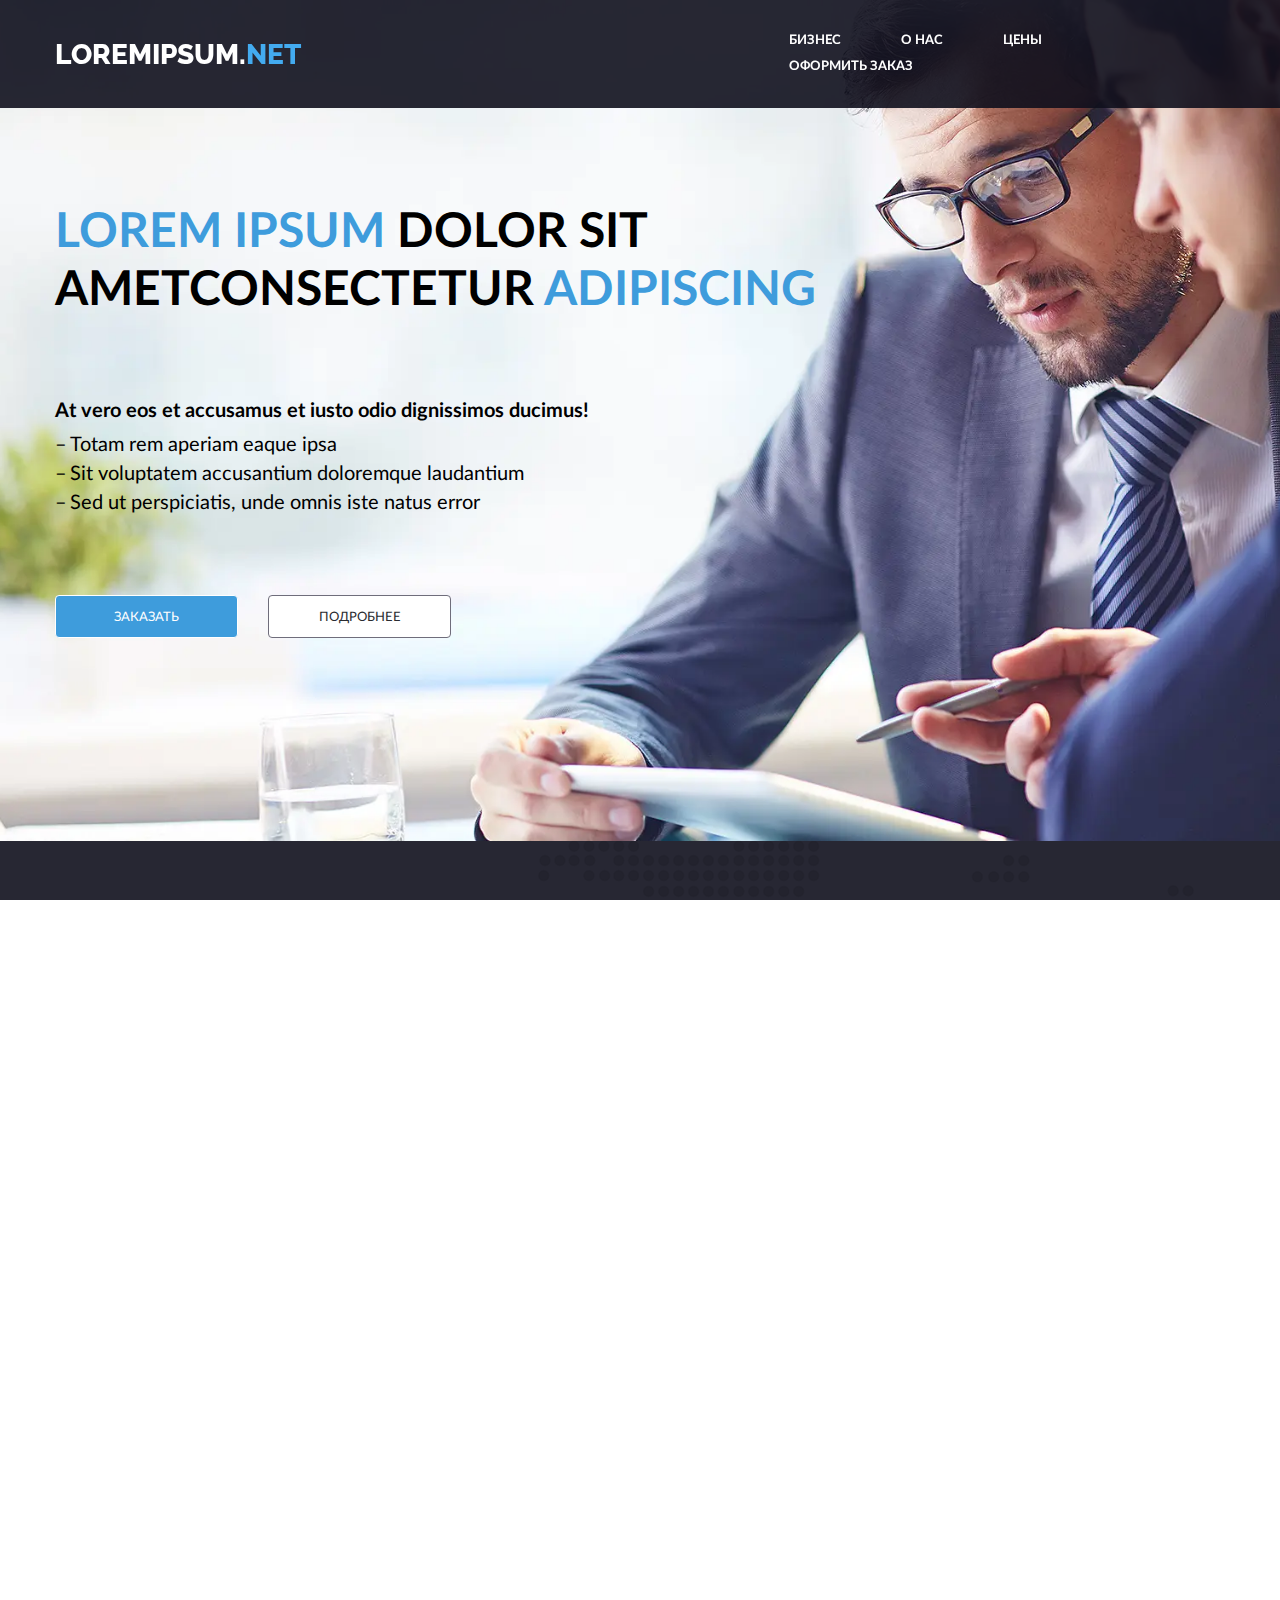
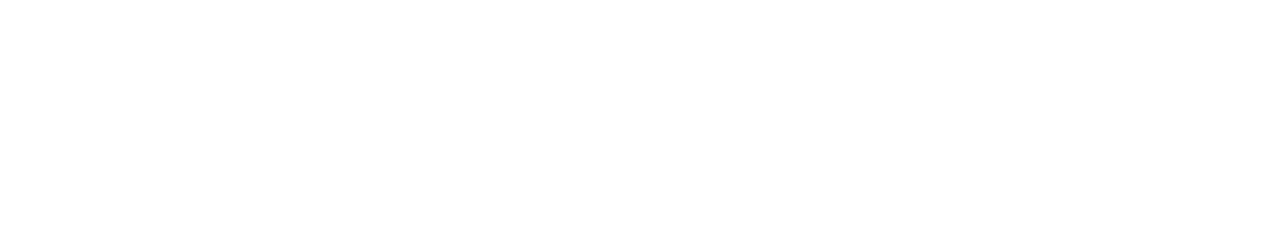
<file: index.html>
<!DOCTYPE html>
<html lang="ru">
<head>
    <meta charset="UTF-8">
    <meta name="viewport" content="width=device-width, initial-scale=1.0">
    <title>Testing</title>

    <link rel="stylesheet" href="./css/main.css">

    <link rel="apple-touch-icon" sizes="76x76" href="/img/favicons/apple-touch-icon.png">
    <link rel="icon" type="image/png" sizes="32x32" href="/img/favicons/favicon-32x32.png">
    <link rel="icon" type="image/png" sizes="16x16" href="/img/favicons/favicon-16x16.png">
    <link rel="manifest" href="/img/favicons/site.webmanifest">
    <link rel="mask-icon" href="/img/favicons/safari-pinned-tab.svg" color="#5bbad5">
    <link rel="shortcut icon" href="/img/favicons/favicon.ico">

    <meta name="msapplication-TileColor" content="#2d89ef">
    <meta name="msapplication-config" content="/img/favicons/browserconfig.xml">
    <meta name="theme-color" content="#ffffff">
</head>
<body>
    <header class="header">
        <div class="container">
            <div class="header__wrapper">
                <div class="logo">LoremIpsum.<span>Net</span></div>
            <ul class="nav">
                <li>
                    <a href="#!">Бизнес</a>
                </li>
                <li>
                    <a href="#!">О нас</a>
                </li>
                <li>
                    <a href="#!">Цены</a>
                </li>
                <li>
                    <a href="#!">Оформить заказ</a>
                </li>
            </ul>
            <button type="button" class="menu-btn">
                <span class="menu-btn__middle"></span>
            </button>
            </div>
        </div>
    </header>
    <section class="banner">
        <div class="container">
            <div class="banner__title">
                <h1 class="title"><span>Lorem ipsum</span> dolor sit ametconsectetur <span>adipiscing</span></h1>
            </div>
            <p class="banner__text">
                At vero eos et accusamus et iusto odio dignissimos ducimus!
            </p>
            <ul class="banner__list">
                <li class="banner__item">Totam rem aperiam eaque ipsa</li>
                <li class="banner__item">Sit voluptatem accusantium doloremque laudantium</li>
                <li class="banner__item">Sed ut perspiciatis, unde omnis iste natus error</li>
            </ul>
            <div class="banner__buttons">
                <button type="button" class="button">заказать</button>
                <button type="button" class="button button--light">подробнее</button>
            </div>
        </div>
    </section>
    <main class="main">
        <div class="main__wrapper">
            <div class="container">
                <div class="main__title">
                    <h2 class="title-2">Оформление <span>Заказа</span></h2>
                </div>
                <p class="main__text">
                    Перед заполнением формы ознакомьтесь с нашей схемой работы!
                </p>
                <div class="main__cards">
                    <div class="card">
                        <div class="card__img">
                            <img src="./img/icons/works-icon-1.svg" alt="изображение этапа работы" width="55" height="55">
                        </div>
                        <p class="card__text">
                            Lorem ipsum dolorsit amet
                        </p>
                    </div>
                    <div class="card">
                        <div class="card__img">
                            <img src="./img/icons/works-icon-2.svg" alt="изображение этапа работы" width="55" height="55">
                        </div>
                        <p class="card__text">
                            Сonsecteturadipiscing elit
                        </p>
                    </div>
                    <div class="card">
                        <div class="card__img">
                            <img src="./img/icons/works-icon-3.svg" alt="изображение этапа работы" width="55" height="55">
                        </div>
                        <p class="card__text">
                            Sed do eiusmod tempor
                        </p>
                    </div>
                    <div class="card">
                        <div class="card__img">
                            <img src="./img/icons/works-icon-4.svg" alt="изображение этапа работы" width="55" height="55">
                        </div>
                        <p class="card__text">
                            Esse cillum doloreeu fugiat
                        </p>
                    </div>
                    <div class="card">
                        <div class="card__img">
                            <img src="./img/icons/works-icon-5.svg" alt="изображение этапа работы" width="55" height="55">
                        </div>
                        <p class="card__text">
                            Excepteur sint occaecat cupidatat non proident
                        </p>
                    </div>
                </div>
                <form action="#!" method="post" enctype="multipart/form-data" class="form">
                    <select name="type-sistem" class="form__input">
                        <option selected hidden>Выберите тип системы</option>
                        <option>Sed ut perspiciatis</option>
                        <option>Nemo enim ipsam</option>
                        <option>Et harum quidem</option>
                        <option>Temporibus autem</option>
                        <option>Itaque earum rerum</option>
                    </select>
                    <input type="email" name="email" placeholder="Ваш e-mail" class="form__input">
                    <input type="text" name="user-name" placeholder="Ваше имя" class="form__input">
                    <div class="form__range">
                        <div class="form__range-desc">
                            <span>Sed ut perspiciatis, unde omnis iste natus</span>
                            <p><output id="value"></output><span>%</span></p>
                        </div>
                        <input type="range" min="0" max="100" step="1" name="range" id="range" class="form__range-input">
                    </div>
                    <label for="file">
                        <input type="file" name="file" class="form__file" id="file">
                        <span class="form__file--custom">Прикрепить файл</span>
                    </label>
                    <button type="submit" class="form__button button">Отправить</button>
                </form>
            </div>
        </div>
    </main>
    <footer class="footer">
        <div class="container">
            <div class="footer__wrapper">
                <p class="footer__copyright">
                    &copy; 2018 «LoremIpsum.net» Все права защищены.
                </p>
                <div class="footer__systems">
                    <p class="footer__icon-relative system">Qiwi wallet</p>
                    <p class="footer__icon-relative system">Yandex Money</p>
                    <p class="footer__icon-relative system">Web Money</p>
                </div>
                <div class="footer__contacts">
                    <a href="mailto:info@ipsum228.com" class="footer__icon-relative">info@ipsum228.com</a>
                    <a href="#!" class="footer__icon-relative">Мы вконтакте</a>
                </div>
            </div>
        </div>
    </footer>
    <script src="./js/main.js"></script>
</body>
</html>
</file>
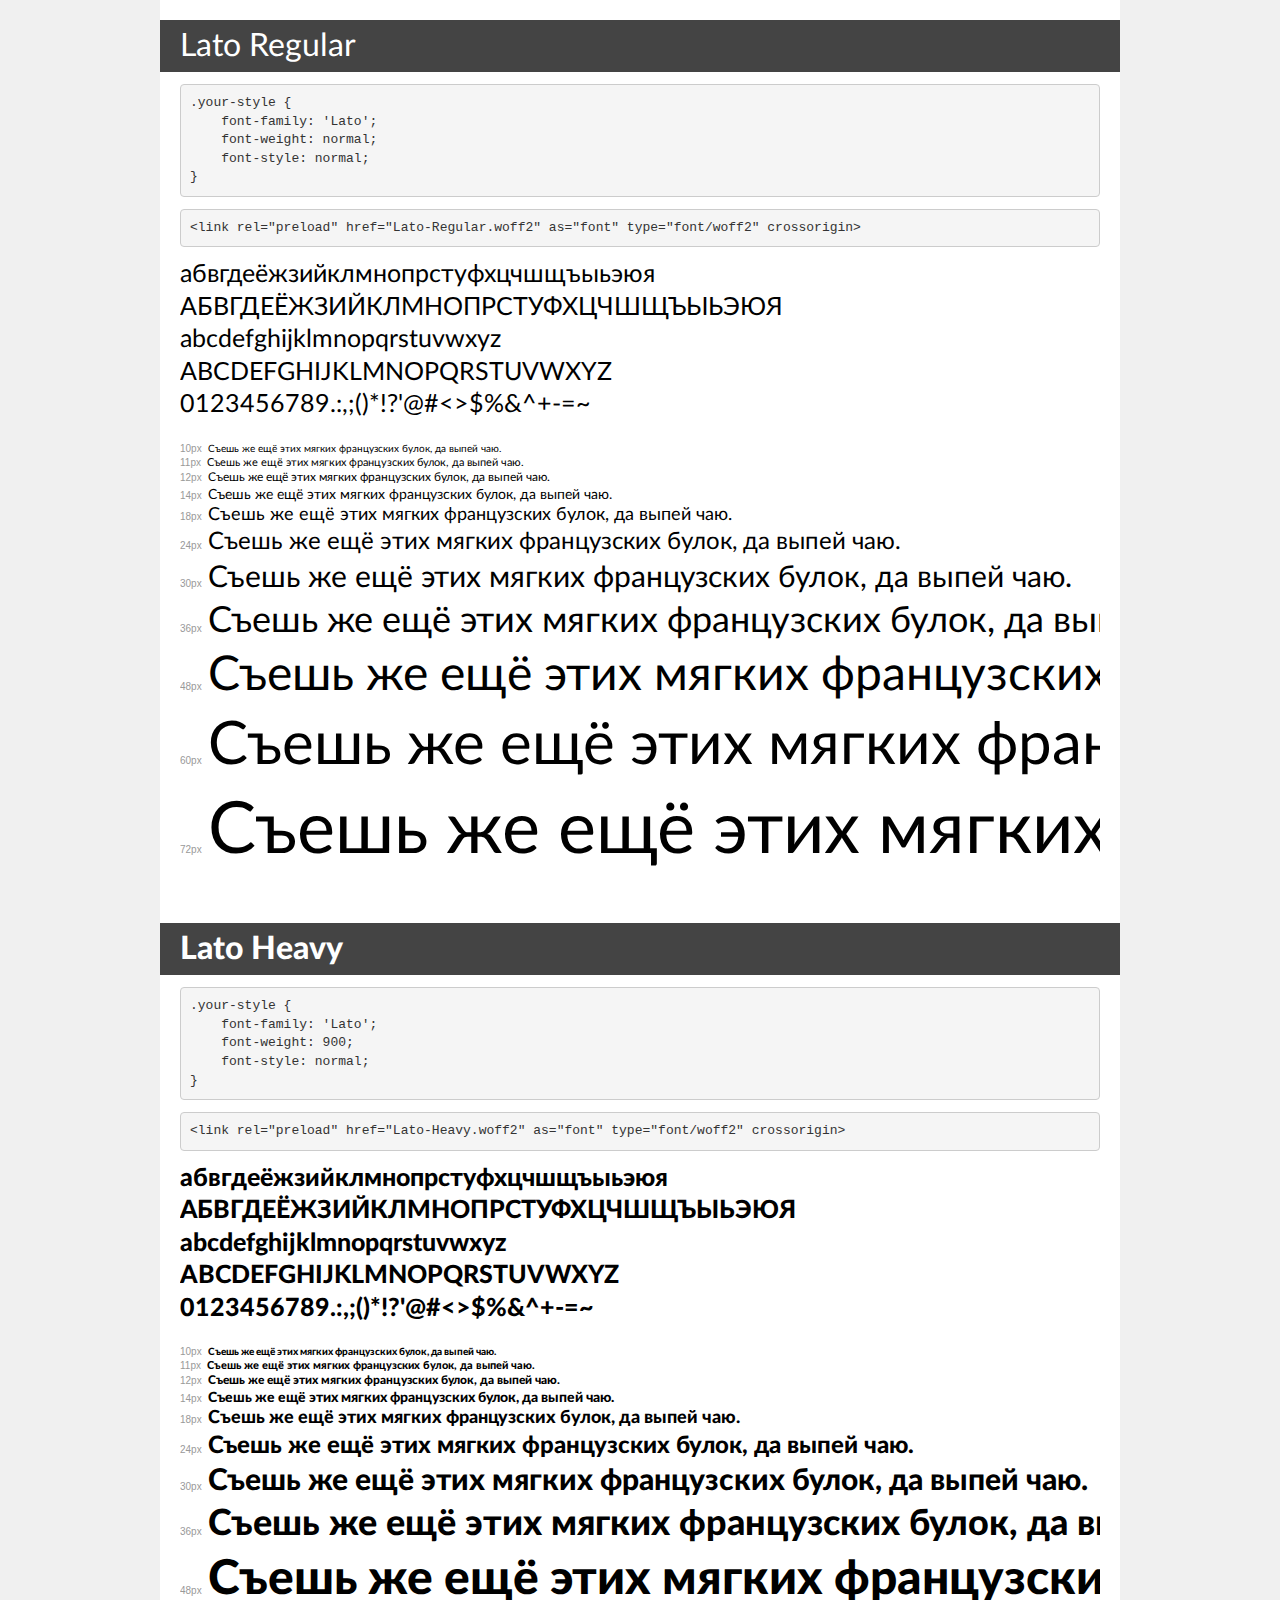
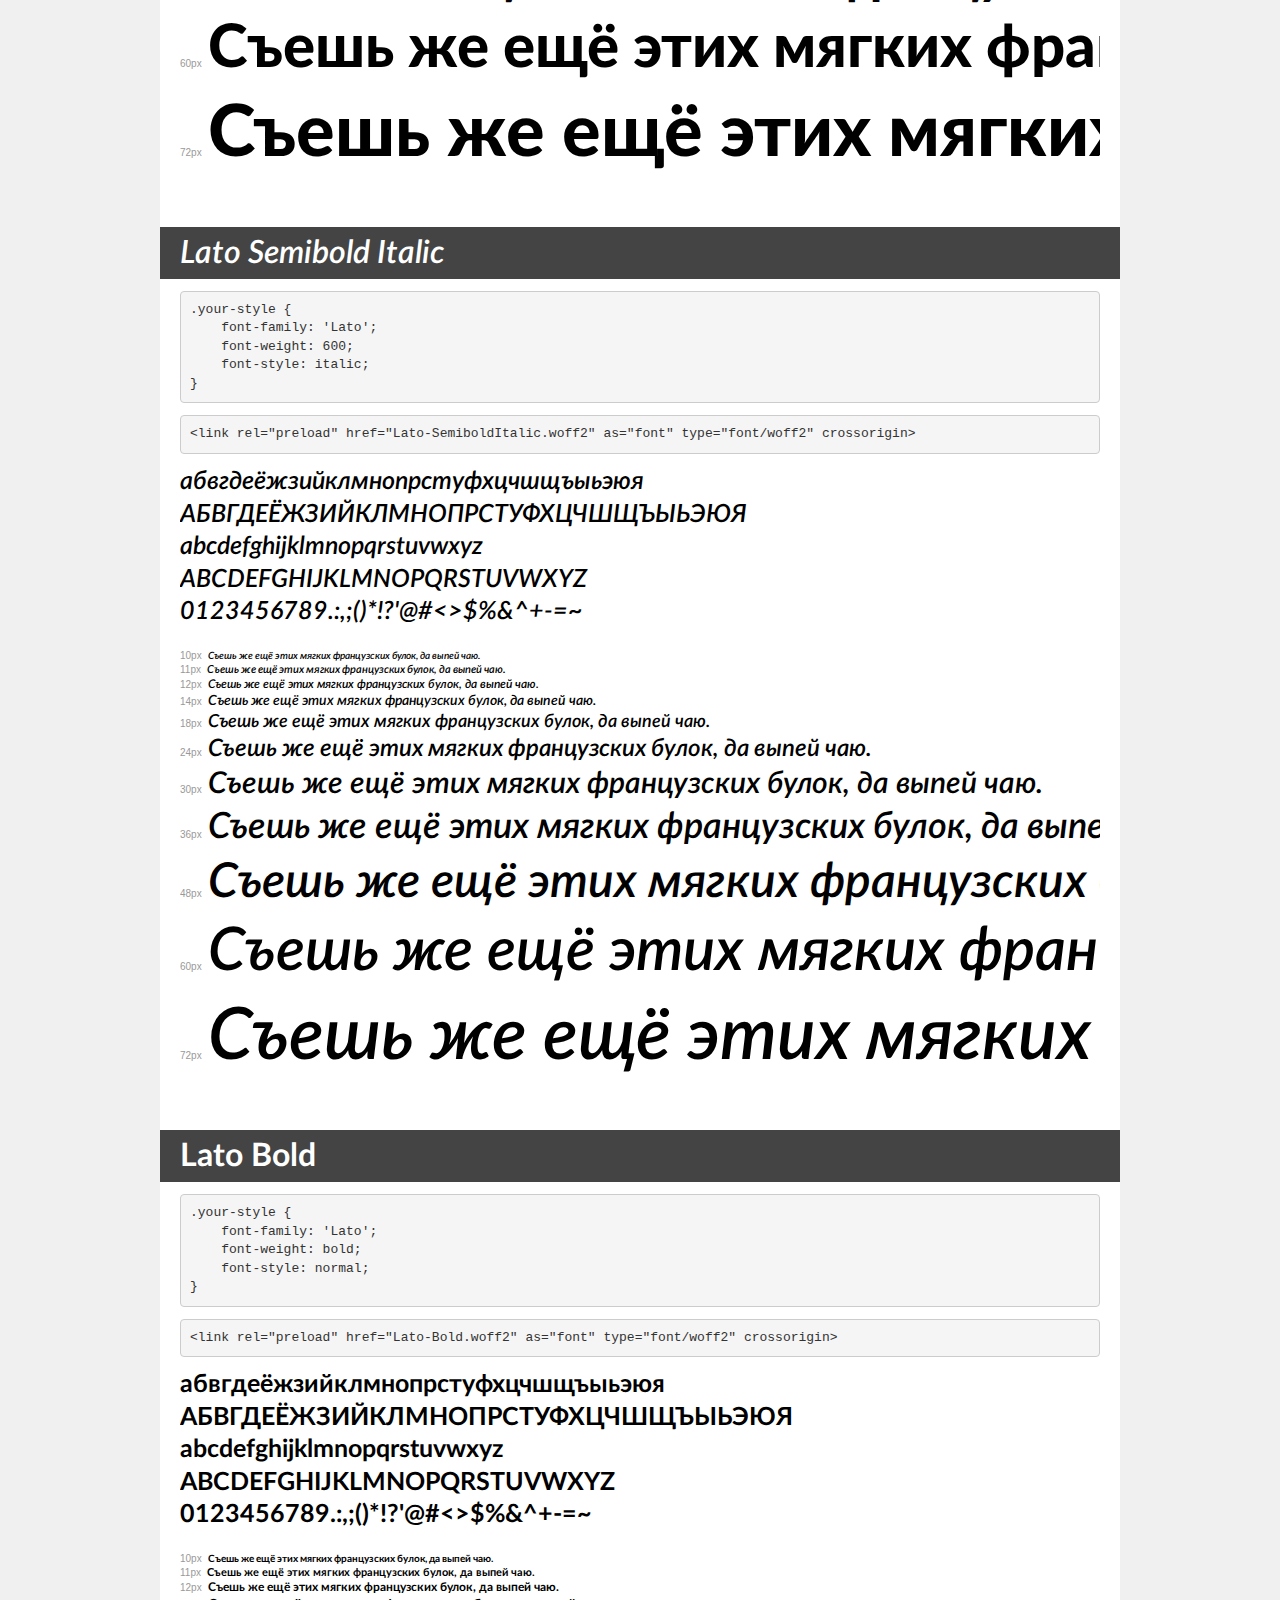
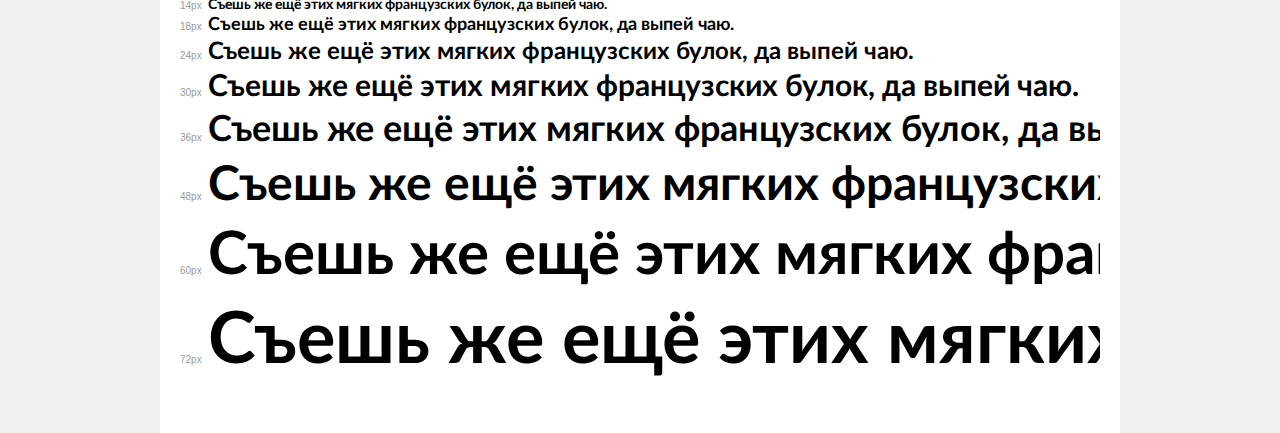
<file: fonts/lato/demo.html>
<!DOCTYPE html>
<html lang="en">
<head>
    <meta charset="utf-8">
    <meta http-equiv="X-UA-Compatible" content="IE=edge">
    <meta name="viewport" content="width=device-width, initial-scale=1">
    <meta name="robots" content="noindex, noarchive">
    <meta name="format-detection" content="telephone=no">
    <title>Transfonter demo</title>
    <link href="stylesheet.css" rel="stylesheet">
    <style>
        /*
        http://meyerweb.com/eric/tools/css/reset/
        v2.0 | 20110126
        License: none (public domain)
        */
        html, body, div, span, applet, object, iframe,
        h1, h2, h3, h4, h5, h6, p, blockquote, pre,
        a, abbr, acronym, address, big, cite, code,
        del, dfn, em, img, ins, kbd, q, s, samp,
        small, strike, strong, sub, sup, tt, var,
        b, u, i, center,
        dl, dt, dd, ol, ul, li,
        fieldset, form, label, legend,
        table, caption, tbody, tfoot, thead, tr, th, td,
        article, aside, canvas, details, embed,
        figure, figcaption, footer, header, hgroup,
        menu, nav, output, ruby, section, summary,
        time, mark, audio, video {
            margin: 0;
            padding: 0;
            border: 0;
            font-size: 100%;
            font: inherit;
            vertical-align: baseline;
        }
        /* HTML5 display-role reset for older browsers */
        article, aside, details, figcaption, figure,
        footer, header, hgroup, menu, nav, section {
            display: block;
        }
        body {
            line-height: 1;
        }
        ol, ul {
            list-style: none;
        }
        blockquote, q {
            quotes: none;
        }
        blockquote:before, blockquote:after,
        q:before, q:after {
            content: '';
            content: none;
        }
        table {
            border-collapse: collapse;
            border-spacing: 0;
        }
        /* demo styles */
        body {
            background: #f0f0f0;
            color: #000;
        }
        .page {
            background: #fff;
            width: 920px;
            margin: 0 auto;
            padding: 20px 20px 0 20px;
            overflow: hidden;
        }
        .font-container {
            overflow-x: auto;
            overflow-y: hidden;
            margin-bottom: 40px;
            line-height: 1.3;
            white-space: nowrap;
            padding-bottom: 5px;
        }
        h1 {
            position: relative;
            background: #444;
            font-size: 32px;
            color: #fff;
            padding: 10px 20px;
            margin: 0 -20px 12px -20px;
        }
        .letters {
            font-size: 25px;
            margin-bottom: 20px;
        }
        .s10:before {
            content: '10px';
        }
        .s11:before {
            content: '11px';
        }
        .s12:before {
            content: '12px';
        }
        .s14:before {
            content: '14px';
        }
        .s18:before {
            content: '18px';
        }
        .s24:before {
            content: '24px';
        }
        .s30:before {
            content: '30px';
        }
        .s36:before {
            content: '36px';
        }
        .s48:before {
            content: '48px';
        }
        .s60:before {
            content: '60px';
        }
        .s72:before {
            content: '72px';
        }
        .s10:before, .s11:before, .s12:before, .s14:before,
        .s18:before, .s24:before, .s30:before, .s36:before,
        .s48:before, .s60:before, .s72:before {
            font-family: Arial, sans-serif;
            font-size: 10px;
            font-weight: normal;
            font-style: normal;
            color: #999;
            padding-right: 6px;
        }
        pre {
            display: block;
            padding: 9px;
            margin: 0 0 12px;
            font-family: Monaco, Menlo, Consolas, "Courier New", monospace;
            font-size: 13px;
            line-height: 1.428571429;
            color: #333;
            font-weight: normal;
            font-style: normal;
            background-color: #f5f5f5;
            border: 1px solid #ccc;
            overflow-x: auto;
            border-radius: 4px;
        }
        /* responsive */
        @media (max-width: 959px) {
            .page {
                width: auto;
                margin: 0;
            }
        }
    </style>
</head>
<body>
<div class="page">
    <div class="demo">
        <h1 style="font-family: 'Lato'; font-weight: normal; font-style: normal;">Lato Regular</h1>
        <pre title="Usage">.your-style {
    font-family: 'Lato';
    font-weight: normal;
    font-style: normal;
}</pre>
        <pre title="Preload (optional)">
&lt;link rel=&quot;preload&quot; href=&quot;Lato-Regular.woff2&quot; as=&quot;font&quot; type=&quot;font/woff2&quot; crossorigin&gt;</pre>
        <div class="font-container" style="font-family: 'Lato'; font-weight: normal; font-style: normal;">
            <p class="letters">
                абвгдеёжзийклмнопрстуфхцчшщъыьэюя<br>
АБВГДЕЁЖЗИЙКЛМНОПРСТУФХЦЧШЩЪЫЬЭЮЯ<br>
abcdefghijklmnopqrstuvwxyz<br>
ABCDEFGHIJKLMNOPQRSTUVWXYZ<br>
                0123456789.:,;()*!?'@#&lt;&gt;$%&^+-=~
            </p>
            <p class="s10" style="font-size: 10px;">Съешь же ещё этих мягких французских булок, да выпей чаю.</p>
            <p class="s11" style="font-size: 11px;">Съешь же ещё этих мягких французских булок, да выпей чаю.</p>
            <p class="s12" style="font-size: 12px;">Съешь же ещё этих мягких французских булок, да выпей чаю.</p>
            <p class="s14" style="font-size: 14px;">Съешь же ещё этих мягких французских булок, да выпей чаю.</p>
            <p class="s18" style="font-size: 18px;">Съешь же ещё этих мягких французских булок, да выпей чаю.</p>
            <p class="s24" style="font-size: 24px;">Съешь же ещё этих мягких французских булок, да выпей чаю.</p>
            <p class="s30" style="font-size: 30px;">Съешь же ещё этих мягких французских булок, да выпей чаю.</p>
            <p class="s36" style="font-size: 36px;">Съешь же ещё этих мягких французских булок, да выпей чаю.</p>
            <p class="s48" style="font-size: 48px;">Съешь же ещё этих мягких французских булок, да выпей чаю.</p>
            <p class="s60" style="font-size: 60px;">Съешь же ещё этих мягких французских булок, да выпей чаю.</p>
            <p class="s72" style="font-size: 72px;">Съешь же ещё этих мягких французских булок, да выпей чаю.</p>
        </div>
    </div>

    <div class="demo">
        <h1 style="font-family: 'Lato'; font-weight: 900; font-style: normal;">Lato Heavy</h1>
        <pre title="Usage">.your-style {
    font-family: 'Lato';
    font-weight: 900;
    font-style: normal;
}</pre>
        <pre title="Preload (optional)">
&lt;link rel=&quot;preload&quot; href=&quot;Lato-Heavy.woff2&quot; as=&quot;font&quot; type=&quot;font/woff2&quot; crossorigin&gt;</pre>
        <div class="font-container" style="font-family: 'Lato'; font-weight: 900; font-style: normal;">
            <p class="letters">
                абвгдеёжзийклмнопрстуфхцчшщъыьэюя<br>
АБВГДЕЁЖЗИЙКЛМНОПРСТУФХЦЧШЩЪЫЬЭЮЯ<br>
abcdefghijklmnopqrstuvwxyz<br>
ABCDEFGHIJKLMNOPQRSTUVWXYZ<br>
                0123456789.:,;()*!?'@#&lt;&gt;$%&^+-=~
            </p>
            <p class="s10" style="font-size: 10px;">Съешь же ещё этих мягких французских булок, да выпей чаю.</p>
            <p class="s11" style="font-size: 11px;">Съешь же ещё этих мягких французских булок, да выпей чаю.</p>
            <p class="s12" style="font-size: 12px;">Съешь же ещё этих мягких французских булок, да выпей чаю.</p>
            <p class="s14" style="font-size: 14px;">Съешь же ещё этих мягких французских булок, да выпей чаю.</p>
            <p class="s18" style="font-size: 18px;">Съешь же ещё этих мягких французских булок, да выпей чаю.</p>
            <p class="s24" style="font-size: 24px;">Съешь же ещё этих мягких французских булок, да выпей чаю.</p>
            <p class="s30" style="font-size: 30px;">Съешь же ещё этих мягких французских булок, да выпей чаю.</p>
            <p class="s36" style="font-size: 36px;">Съешь же ещё этих мягких французских булок, да выпей чаю.</p>
            <p class="s48" style="font-size: 48px;">Съешь же ещё этих мягких французских булок, да выпей чаю.</p>
            <p class="s60" style="font-size: 60px;">Съешь же ещё этих мягких французских булок, да выпей чаю.</p>
            <p class="s72" style="font-size: 72px;">Съешь же ещё этих мягких французских булок, да выпей чаю.</p>
        </div>
    </div>

    <div class="demo">
        <h1 style="font-family: 'Lato'; font-weight: 600; font-style: italic;">Lato Semibold Italic</h1>
        <pre title="Usage">.your-style {
    font-family: 'Lato';
    font-weight: 600;
    font-style: italic;
}</pre>
        <pre title="Preload (optional)">
&lt;link rel=&quot;preload&quot; href=&quot;Lato-SemiboldItalic.woff2&quot; as=&quot;font&quot; type=&quot;font/woff2&quot; crossorigin&gt;</pre>
        <div class="font-container" style="font-family: 'Lato'; font-weight: 600; font-style: italic;">
            <p class="letters">
                абвгдеёжзийклмнопрстуфхцчшщъыьэюя<br>
АБВГДЕЁЖЗИЙКЛМНОПРСТУФХЦЧШЩЪЫЬЭЮЯ<br>
abcdefghijklmnopqrstuvwxyz<br>
ABCDEFGHIJKLMNOPQRSTUVWXYZ<br>
                0123456789.:,;()*!?'@#&lt;&gt;$%&^+-=~
            </p>
            <p class="s10" style="font-size: 10px;">Съешь же ещё этих мягких французских булок, да выпей чаю.</p>
            <p class="s11" style="font-size: 11px;">Съешь же ещё этих мягких французских булок, да выпей чаю.</p>
            <p class="s12" style="font-size: 12px;">Съешь же ещё этих мягких французских булок, да выпей чаю.</p>
            <p class="s14" style="font-size: 14px;">Съешь же ещё этих мягких французских булок, да выпей чаю.</p>
            <p class="s18" style="font-size: 18px;">Съешь же ещё этих мягких французских булок, да выпей чаю.</p>
            <p class="s24" style="font-size: 24px;">Съешь же ещё этих мягких французских булок, да выпей чаю.</p>
            <p class="s30" style="font-size: 30px;">Съешь же ещё этих мягких французских булок, да выпей чаю.</p>
            <p class="s36" style="font-size: 36px;">Съешь же ещё этих мягких французских булок, да выпей чаю.</p>
            <p class="s48" style="font-size: 48px;">Съешь же ещё этих мягких французских булок, да выпей чаю.</p>
            <p class="s60" style="font-size: 60px;">Съешь же ещё этих мягких французских булок, да выпей чаю.</p>
            <p class="s72" style="font-size: 72px;">Съешь же ещё этих мягких французских булок, да выпей чаю.</p>
        </div>
    </div>

    <div class="demo">
        <h1 style="font-family: 'Lato'; font-weight: bold; font-style: normal;">Lato Bold</h1>
        <pre title="Usage">.your-style {
    font-family: 'Lato';
    font-weight: bold;
    font-style: normal;
}</pre>
        <pre title="Preload (optional)">
&lt;link rel=&quot;preload&quot; href=&quot;Lato-Bold.woff2&quot; as=&quot;font&quot; type=&quot;font/woff2&quot; crossorigin&gt;</pre>
        <div class="font-container" style="font-family: 'Lato'; font-weight: bold; font-style: normal;">
            <p class="letters">
                абвгдеёжзийклмнопрстуфхцчшщъыьэюя<br>
АБВГДЕЁЖЗИЙКЛМНОПРСТУФХЦЧШЩЪЫЬЭЮЯ<br>
abcdefghijklmnopqrstuvwxyz<br>
ABCDEFGHIJKLMNOPQRSTUVWXYZ<br>
                0123456789.:,;()*!?'@#&lt;&gt;$%&^+-=~
            </p>
            <p class="s10" style="font-size: 10px;">Съешь же ещё этих мягких французских булок, да выпей чаю.</p>
            <p class="s11" style="font-size: 11px;">Съешь же ещё этих мягких французских булок, да выпей чаю.</p>
            <p class="s12" style="font-size: 12px;">Съешь же ещё этих мягких французских булок, да выпей чаю.</p>
            <p class="s14" style="font-size: 14px;">Съешь же ещё этих мягких французских булок, да выпей чаю.</p>
            <p class="s18" style="font-size: 18px;">Съешь же ещё этих мягких французских булок, да выпей чаю.</p>
            <p class="s24" style="font-size: 24px;">Съешь же ещё этих мягких французских булок, да выпей чаю.</p>
            <p class="s30" style="font-size: 30px;">Съешь же ещё этих мягких французских булок, да выпей чаю.</p>
            <p class="s36" style="font-size: 36px;">Съешь же ещё этих мягких французских булок, да выпей чаю.</p>
            <p class="s48" style="font-size: 48px;">Съешь же ещё этих мягких французских булок, да выпей чаю.</p>
            <p class="s60" style="font-size: 60px;">Съешь же ещё этих мягких французских булок, да выпей чаю.</p>
            <p class="s72" style="font-size: 72px;">Съешь же ещё этих мягких французских булок, да выпей чаю.</p>
        </div>
    </div>

</div>
</body>
</html>
</file>
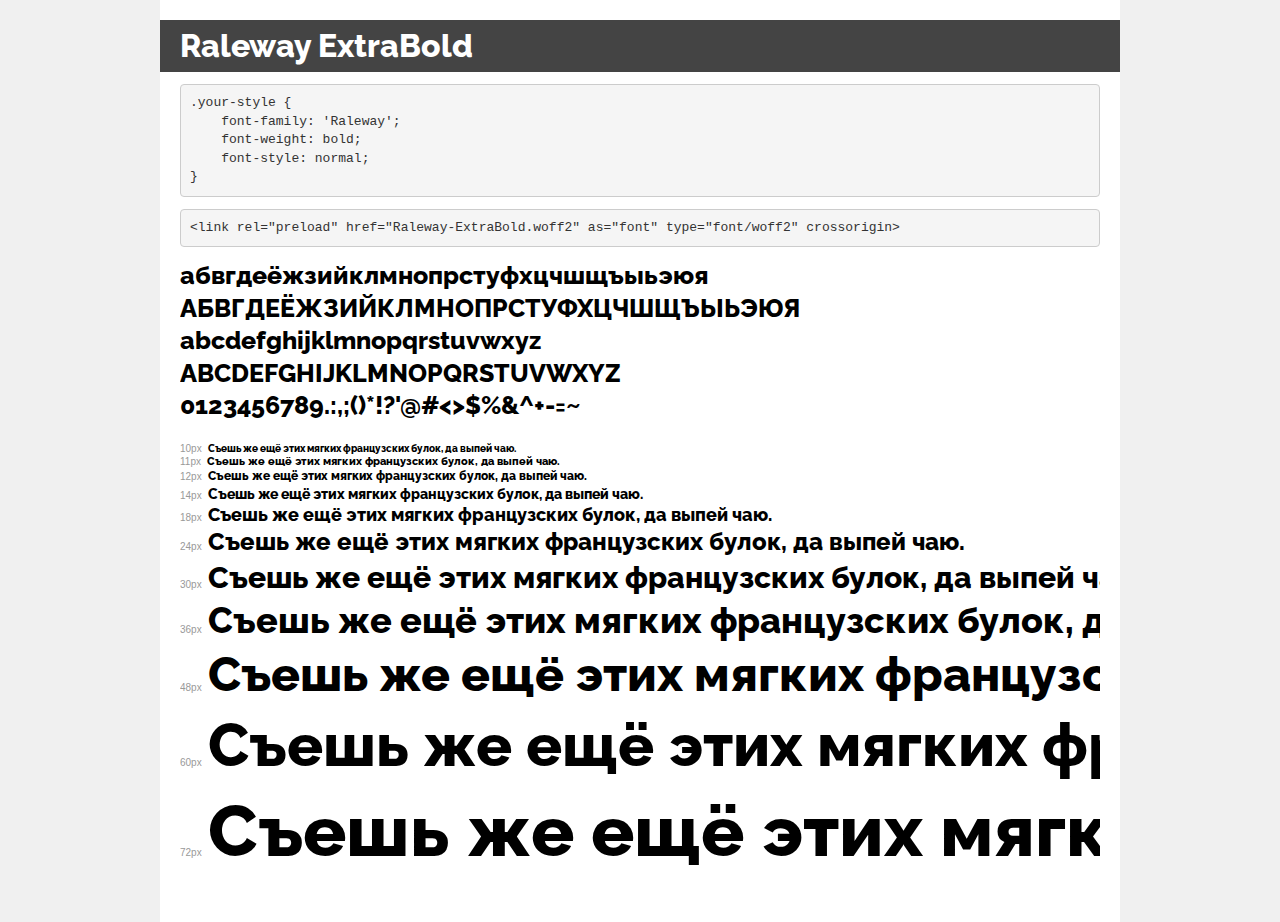
<file: fonts/raleway/demo.html>
<!DOCTYPE html>
<html lang="en">
<head>
    <meta charset="utf-8">
    <meta http-equiv="X-UA-Compatible" content="IE=edge">
    <meta name="viewport" content="width=device-width, initial-scale=1">
    <meta name="robots" content="noindex, noarchive">
    <meta name="format-detection" content="telephone=no">
    <title>Transfonter demo</title>
    <link href="stylesheet.css" rel="stylesheet">
    <style>
        /*
        http://meyerweb.com/eric/tools/css/reset/
        v2.0 | 20110126
        License: none (public domain)
        */
        html, body, div, span, applet, object, iframe,
        h1, h2, h3, h4, h5, h6, p, blockquote, pre,
        a, abbr, acronym, address, big, cite, code,
        del, dfn, em, img, ins, kbd, q, s, samp,
        small, strike, strong, sub, sup, tt, var,
        b, u, i, center,
        dl, dt, dd, ol, ul, li,
        fieldset, form, label, legend,
        table, caption, tbody, tfoot, thead, tr, th, td,
        article, aside, canvas, details, embed,
        figure, figcaption, footer, header, hgroup,
        menu, nav, output, ruby, section, summary,
        time, mark, audio, video {
            margin: 0;
            padding: 0;
            border: 0;
            font-size: 100%;
            font: inherit;
            vertical-align: baseline;
        }
        /* HTML5 display-role reset for older browsers */
        article, aside, details, figcaption, figure,
        footer, header, hgroup, menu, nav, section {
            display: block;
        }
        body {
            line-height: 1;
        }
        ol, ul {
            list-style: none;
        }
        blockquote, q {
            quotes: none;
        }
        blockquote:before, blockquote:after,
        q:before, q:after {
            content: '';
            content: none;
        }
        table {
            border-collapse: collapse;
            border-spacing: 0;
        }
        /* demo styles */
        body {
            background: #f0f0f0;
            color: #000;
        }
        .page {
            background: #fff;
            width: 920px;
            margin: 0 auto;
            padding: 20px 20px 0 20px;
            overflow: hidden;
        }
        .font-container {
            overflow-x: auto;
            overflow-y: hidden;
            margin-bottom: 40px;
            line-height: 1.3;
            white-space: nowrap;
            padding-bottom: 5px;
        }
        h1 {
            position: relative;
            background: #444;
            font-size: 32px;
            color: #fff;
            padding: 10px 20px;
            margin: 0 -20px 12px -20px;
        }
        .letters {
            font-size: 25px;
            margin-bottom: 20px;
        }
        .s10:before {
            content: '10px';
        }
        .s11:before {
            content: '11px';
        }
        .s12:before {
            content: '12px';
        }
        .s14:before {
            content: '14px';
        }
        .s18:before {
            content: '18px';
        }
        .s24:before {
            content: '24px';
        }
        .s30:before {
            content: '30px';
        }
        .s36:before {
            content: '36px';
        }
        .s48:before {
            content: '48px';
        }
        .s60:before {
            content: '60px';
        }
        .s72:before {
            content: '72px';
        }
        .s10:before, .s11:before, .s12:before, .s14:before,
        .s18:before, .s24:before, .s30:before, .s36:before,
        .s48:before, .s60:before, .s72:before {
            font-family: Arial, sans-serif;
            font-size: 10px;
            font-weight: normal;
            font-style: normal;
            color: #999;
            padding-right: 6px;
        }
        pre {
            display: block;
            padding: 9px;
            margin: 0 0 12px;
            font-family: Monaco, Menlo, Consolas, "Courier New", monospace;
            font-size: 13px;
            line-height: 1.428571429;
            color: #333;
            font-weight: normal;
            font-style: normal;
            background-color: #f5f5f5;
            border: 1px solid #ccc;
            overflow-x: auto;
            border-radius: 4px;
        }
        /* responsive */
        @media (max-width: 959px) {
            .page {
                width: auto;
                margin: 0;
            }
        }
    </style>
</head>
<body>
<div class="page">
    <div class="demo">
        <h1 style="font-family: 'Raleway'; font-weight: bold; font-style: normal;">Raleway ExtraBold</h1>
        <pre title="Usage">.your-style {
    font-family: 'Raleway';
    font-weight: bold;
    font-style: normal;
}</pre>
        <pre title="Preload (optional)">
&lt;link rel=&quot;preload&quot; href=&quot;Raleway-ExtraBold.woff2&quot; as=&quot;font&quot; type=&quot;font/woff2&quot; crossorigin&gt;</pre>
        <div class="font-container" style="font-family: 'Raleway'; font-weight: bold; font-style: normal;">
            <p class="letters">
                абвгдеёжзийклмнопрстуфхцчшщъыьэюя<br>
АБВГДЕЁЖЗИЙКЛМНОПРСТУФХЦЧШЩЪЫЬЭЮЯ<br>
abcdefghijklmnopqrstuvwxyz<br>
ABCDEFGHIJKLMNOPQRSTUVWXYZ<br>
                0123456789.:,;()*!?'@#&lt;&gt;$%&^+-=~
            </p>
            <p class="s10" style="font-size: 10px;">Съешь же ещё этих мягких французских булок, да выпей чаю.</p>
            <p class="s11" style="font-size: 11px;">Съешь же ещё этих мягких французских булок, да выпей чаю.</p>
            <p class="s12" style="font-size: 12px;">Съешь же ещё этих мягких французских булок, да выпей чаю.</p>
            <p class="s14" style="font-size: 14px;">Съешь же ещё этих мягких французских булок, да выпей чаю.</p>
            <p class="s18" style="font-size: 18px;">Съешь же ещё этих мягких французских булок, да выпей чаю.</p>
            <p class="s24" style="font-size: 24px;">Съешь же ещё этих мягких французских булок, да выпей чаю.</p>
            <p class="s30" style="font-size: 30px;">Съешь же ещё этих мягких французских булок, да выпей чаю.</p>
            <p class="s36" style="font-size: 36px;">Съешь же ещё этих мягких французских булок, да выпей чаю.</p>
            <p class="s48" style="font-size: 48px;">Съешь же ещё этих мягких французских булок, да выпей чаю.</p>
            <p class="s60" style="font-size: 60px;">Съешь же ещё этих мягких французских булок, да выпей чаю.</p>
            <p class="s72" style="font-size: 72px;">Съешь же ещё этих мягких французских булок, да выпей чаю.</p>
        </div>
    </div>

</div>
</body>
</html>
</file>
<file: css/main.css>
@font-face{font-family:'Lato';src:url("./../fonts/lato/Lato-Regular.woff2") format("woff2");font-weight:normal;font-style:normal;font-display:swap}@font-face{font-family:'Lato';src:url("./../fonts/lato/Lato-Heavy.woff2") format("woff2");font-weight:900;font-style:normal;font-display:swap}@font-face{font-family:'Lato';src:url("./../fonts/lato/Lato-SemiboldItalic.woff2") format("woff2");font-weight:600;font-style:italic;font-display:swap}@font-face{font-family:'Lato';src:url("./../fonts/lato/Lato-Bold.woff2") format("woff2");font-weight:bold;font-style:normal;font-display:swap}@font-face{font-family:'Raleway';src:url("./../fonts/raleway/Raleway-ExtraBold.woff2") format("woff2");font-weight:bold;font-style:normal;font-display:swap}@-webkit-keyframes leftRight{0%{opacity:0;-webkit-transform:translateX(-50%);transform:translateX(-50%)}80%{opacity:0.2;-webkit-transform:translateX(10%);transform:translateX(10%)}100%{opacity:1;-webkit-transform:translateX(0);transform:translateX(0)}}@keyframes leftRight{0%{opacity:0;-webkit-transform:translateX(-50%);transform:translateX(-50%)}80%{opacity:0.2;-webkit-transform:translateX(10%);transform:translateX(10%)}100%{opacity:1;-webkit-transform:translateX(0);transform:translateX(0)}}@-webkit-keyframes rightLeft{0%{opacity:0;-webkit-transform:translateX(50%);transform:translateX(50%)}80%{opacity:0.2;-webkit-transform:translateX(-10%);transform:translateX(-10%)}100%{opacity:1;-webkit-transform:translateX(0);transform:translateX(0)}}@keyframes rightLeft{0%{opacity:0;-webkit-transform:translateX(50%);transform:translateX(50%)}80%{opacity:0.2;-webkit-transform:translateX(-10%);transform:translateX(-10%)}100%{opacity:1;-webkit-transform:translateX(0);transform:translateX(0)}}@-webkit-keyframes upDown{0%{opacity:0;-webkit-transform:translateY(-100%);transform:translateY(-100%)}100%{opacity:1;-webkit-transform:translateY(0);transform:translateY(0)}}@keyframes upDown{0%{opacity:0;-webkit-transform:translateY(-100%);transform:translateY(-100%)}100%{opacity:1;-webkit-transform:translateY(0);transform:translateY(0)}}*{margin:0;padding:0;border:0}*,*::before,*::after{-webkit-box-sizing:border-box;box-sizing:border-box}html,body{overflow-x:hidden}html{height:100%;scroll-behavior:smooth}body{display:-webkit-box;display:-ms-flexbox;display:flex;-webkit-box-orient:vertical;-webkit-box-direction:normal;-ms-flex-direction:column;flex-direction:column;height:100%;font-family:'Lato', sans-serif;line-height:normal;color:#fff}body>*{-ms-flex-negative:0;flex-shrink:0}a{color:inherit;text-decoration:none;-webkit-transition:color .3s ease-in;transition:color .3s ease-in}a:hover{color:#43ABF0}ul{list-style-type:none}img{display:block;max-width:100%;height:100%;-o-object-fit:cover;object-fit:cover}input,textarea,button,select{font-family:inherit;color:inherit}textarea:focus,input:focus{outline:none}button,label{cursor:pointer}input:-webkit-autofill,textarea:-webkit-autofill,select:-webkit-autofill{-webkit-box-shadow:0 0 0 1000px white inset;box-shadow:0 0 0 1000px white inset}fieldset{border:none}legend{display:block;border:none}.container{width:1200px;margin:0 auto;padding:0 15px}@media (max-width: 1199px){.container{width:900px}}@media (max-width: 899px){.container{width:600px}}@media (max-width: 599px){.container{width:100%}}.logo{max-width:250px;font-family:'Raleway', sans-serif;font-size:28px;font-weight:800;text-transform:uppercase}.logo span{color:#43ABF0}@media (max-width: 599px){.logo{font-size:20px}}.nav{display:-webkit-box;display:-ms-flexbox;display:flex;-webkit-box-align:center;-ms-flex-align:center;align-items:center;-webkit-column-gap:60px;column-gap:60px;-ms-flex-wrap:wrap;flex-wrap:wrap;row-gap:10px;max-width:436px;font-size:13px;font-weight:600;text-transform:uppercase}@media (max-width: 899px){.nav{display:none}}.title{font-size:48px;font-weight:700;text-transform:uppercase}.title span{color:#3E9CDC}@media (max-width: 599px){.title{font-size:30px}}.title-2{font-size:36px;font-weight:800;text-transform:uppercase}.title-2 span{color:#3E9CDC}@media (max-width: 599px){.title-2{font-size:24px}}.button{width:183px;height:43px;padding:0 32px;border-radius:4px;border:1px solid #FFF;background-color:#3E9CDC;font-size:13px;line-height:43px;color:#fff;text-transform:uppercase;-webkit-transition:-webkit-transform .3s ease-in;transition:-webkit-transform .3s ease-in;transition:transform .3s ease-in;transition:transform .3s ease-in, -webkit-transform .3s ease-in}.button--light{border-color:#6F6D7B;background-color:#FFFFFF;color:#2A2B30}.button:hover{-webkit-transform:scale(1.1);transform:scale(1.1)}.button:active{-webkit-transform:scale(0.9);transform:scale(0.9)}.card{-ms-flex-negative:0;flex-shrink:0;width:209px}@media (max-width: 1199px){.card{width:162px}}@media (max-width: 899px){.card{width:210px}}.card__img{position:relative;width:100px;height:100px;padding:22px;margin:0 auto;margin-bottom:20px;border-radius:50%;background-color:#3E9CDC}.card__img::after{content:'';position:absolute;top:50%;right:-13px;-webkit-transform:translate(100%, -50%);transform:translate(100%, -50%);width:110px;height:6px;background-image:url("./../img/icons/works-circles.svg")}@media (max-width: 1199px){.card__img::after{right:-8px}}@media (max-width: 899px){.card__img::after{-webkit-transform:rotate(90deg);transform:rotate(90deg);top:203%;right:-5px}}.card__text{padding:0 10px}.card:last-child>div::after{display:none}.form{display:-webkit-box;display:-ms-flexbox;display:flex;-ms-flex-wrap:wrap;flex-wrap:wrap;-webkit-box-align:center;-ms-flex-align:center;align-items:center;-webkit-column-gap:30px;column-gap:30px;row-gap:30px;color:#000}@media (max-width: 1199px){.form{-webkit-box-orient:vertical;-webkit-box-direction:normal;-ms-flex-direction:column;flex-direction:column;row-gap:50px}}.form__input{width:370px;height:48px;padding:0 10px;border-radius:3px;border:1px solid #FFF;background-color:rgba(255,255,255,0.85);font-size:18px}@media (max-width: 599px){.form__input{width:290px}}.form__input:last-child{margin-bottom:0}.form__range{display:-webkit-box;display:-ms-flexbox;display:flex;-webkit-box-orient:vertical;-webkit-box-direction:normal;-ms-flex-direction:column;flex-direction:column;row-gap:15px;width:770px}.form__range-desc{display:-webkit-box;display:-ms-flexbox;display:flex;-webkit-box-pack:justify;-ms-flex-pack:justify;justify-content:space-between;font-size:18px;color:#fff}@media (max-width: 599px){.form__range-desc{-webkit-box-align:center;-ms-flex-align:center;align-items:center}}@media (max-width: 599px){.form__range-desc span{width:230px}}@media (max-width: 1199px){.form__range{width:370px}}@media (max-width: 599px){.form__range{width:290px}}.form__file{width:0;height:0}.form__file--custom{position:relative;padding:12px 96px 12px 118px;border-radius:3px;border:2px solid #3E9CDC;background:#FFF;font-size:15px;text-transform:uppercase}@media (max-width: 599px){.form__file--custom{padding:12px 67px}}.form__file--custom::before{content:'';position:absolute;top:50%;left:25%;-webkit-transform:translate(-50%, -50%);transform:translate(-50%, -50%);width:20px;height:20px;background-image:url("./../img/icons/input-icon.svg");background-repeat:no-repeat;background-size:contain}@media (max-width: 599px){.form__file--custom::before{left:15%}}.form__button{width:370px;margin:0 auto;margin-top:20px}@media (max-width: 599px){.form__button{width:290px}}.menu-btn{display:none;-webkit-box-pack:center;-ms-flex-pack:center;justify-content:center;-webkit-box-align:center;-ms-flex-align:center;align-items:center;background-color:transparent;width:30px;height:25px}@media (max-width: 899px){.menu-btn{display:-webkit-box;display:-ms-flexbox;display:flex}}.menu-btn__middle{position:relative;width:30px;height:5px;background-color:#FFFFFF}.menu-btn__middle::before,.menu-btn__middle::after{content:'';position:absolute;left:0;width:30px;height:5px;background-color:#FFFFFF;-webkit-transition:top .2s linear .2s, -webkit-transform .2s ease-in;transition:top .2s linear .2s, -webkit-transform .2s ease-in;transition:transform .2s ease-in, top .2s linear .2s;transition:transform .2s ease-in, top .2s linear .2s, -webkit-transform .2s ease-in}.menu-btn__middle::before{top:-10px}.menu-btn__middle::after{top:10px}.menu-btn.menu-btn--active .menu-btn__middle{position:absolute;top:17px;right:5px;background-color:transparent}.menu-btn.menu-btn--active .menu-btn__middle::before,.menu-btn.menu-btn--active .menu-btn__middle::after{top:0;-webkit-transition:top .2s linear, -webkit-transform .2s ease-in .2s;transition:top .2s linear, -webkit-transform .2s ease-in .2s;transition:top .2s linear, transform .2s ease-in .2s;transition:top .2s linear, transform .2s ease-in .2s, -webkit-transform .2s ease-in .2s}.menu-btn.menu-btn--active .menu-btn__middle::before{-webkit-transform:rotate(-45deg);transform:rotate(-45deg)}.menu-btn.menu-btn--active .menu-btn__middle::after{-webkit-transform:rotate(45deg);transform:rotate(45deg)}.header{position:fixed;z-index:2;width:100%;padding:33px 0;background-color:rgba(16,16,29,0.9);-webkit-transition:all .4s ease-out;transition:all .4s ease-out;-webkit-animation:upDown 1s ease-out;animation:upDown 1s ease-out}.header__wrapper{display:-webkit-box;display:-ms-flexbox;display:flex;-webkit-box-pack:justify;-ms-flex-pack:justify;justify-content:space-between;-webkit-box-align:center;-ms-flex-align:center;align-items:center}.header.header--active{top:0;right:0;width:320px;padding-bottom:0}.header.header--active .header__wrapper{-webkit-box-orient:vertical;-webkit-box-direction:normal;-ms-flex-direction:column;flex-direction:column;-webkit-box-align:start;-ms-flex-align:start;align-items:flex-start;row-gap:30px}.header.header--active .nav{display:-webkit-box !important;display:-ms-flexbox !important;display:flex !important;-webkit-box-orient:vertical;-webkit-box-direction:normal;-ms-flex-direction:column;flex-direction:column;row-gap:30px;margin-left:70px}.header.header--active .logo{margin-left:10px}@media (max-width: 599px){.header.header--active .logo{margin-left:50px}}.banner{padding:203px 0;background:url("./../img/background-img.webp") center/cover no-repeat;color:#000}@media (max-width: 1199px){.banner{padding:150px 0 100px}}@media (max-width: 899px){.banner{padding:125px 0 80px}}@media (max-width: 899px){.banner{background:url("./../img/background-img-600.webp") center/cover no-repeat}}@media (max-width: 599px){.banner{padding-bottom:60px;background-position:top right 45%}}.banner__title{max-width:780px;margin-bottom:80px;-webkit-animation:leftRight 1s ease-out;animation:leftRight 1s ease-out}@media (max-width: 1199px){.banner__title{width:560px;margin-bottom:60px}}@media (max-width: 899px){.banner__title{width:480px;margin-bottom:40px}}@media (max-width: 599px){.banner__title{width:100%}}.banner__text{max-width:535px;margin-bottom:10px;font-size:20px;font-weight:700;-webkit-animation:rightLeft 1s ease-out;animation:rightLeft 1s ease-out}.banner__list{max-width:485px;margin-bottom:80px;-webkit-animation:rightLeft 1s ease-out;animation:rightLeft 1s ease-out}@media (max-width: 1199px){.banner__list{margin-bottom:60px}}@media (max-width: 899px){.banner__list{margin-bottom:40px}}.banner__item{position:relative;margin-bottom:5px;padding-left:15px;font-size:20px}.banner__item::before{content:'\2013';position:absolute;top:0;left:0}.banner__buttons{display:-webkit-box;display:-ms-flexbox;display:flex;-webkit-column-gap:30px;column-gap:30px}@media (max-width: 599px){.banner__buttons{-webkit-column-gap:20px;column-gap:20px}}.main{position:relative;padding:121px 0 150px;background-color:#272733;text-align:center}@media (max-width: 1199px){.main{padding:100px 0}}@media (max-width: 899px){.main{padding:80px 0}}.main::before{content:'';position:absolute;top:0;left:0;width:100%;height:100%;background-image:url("./../img/main-bg.webp");opacity:0.1}.main__wrapper{position:relative}.main__title{margin-bottom:30px}.main__text{margin-bottom:80px;font-size:18px;color:#BBBBBB}@media (max-width: 899px){.main__text{margin-bottom:60px}}.main__cards{display:-webkit-box;display:-ms-flexbox;display:flex;-webkit-box-align:start;-ms-flex-align:start;align-items:flex-start;-webkit-column-gap:30px;column-gap:30px;margin-bottom:80px}@media (max-width: 1199px){.main__cards{-webkit-column-gap:15px;column-gap:15px}}@media (max-width: 899px){.main__cards{-webkit-box-orient:vertical;-webkit-box-direction:normal;-ms-flex-direction:column;flex-direction:column;-webkit-box-align:center;-ms-flex-align:center;align-items:center;row-gap:60px}}.footer{padding:30px 0;background-color:#3D4050}.footer__wrapper{display:-webkit-box;display:-ms-flexbox;display:flex;-webkit-box-pack:justify;-ms-flex-pack:justify;justify-content:space-between;-webkit-box-align:center;-ms-flex-align:center;align-items:center;font-size:13px}@media (max-width: 1199px){.footer__wrapper{-webkit-box-pack:center;-ms-flex-pack:center;justify-content:center;-webkit-column-gap:60px;column-gap:60px}}@media (max-width: 599px){.footer__wrapper{-webkit-box-orient:vertical;-webkit-box-direction:normal;-ms-flex-direction:column;flex-direction:column;row-gap:30px}}.footer__wrapper>*:not(:last-child){position:relative}.footer__wrapper>*:not(:last-child)::after{content:'|';position:absolute;top:0;right:-40px;-webkit-transform:translateX(100%);transform:translateX(100%);color:#c3c3c3}@media (max-width: 1199px){.footer__wrapper>*:not(:last-child)::after{display:none}}@media (max-width: 1199px){.footer__copyright{max-width:175px}}@media (max-width: 599px){.footer__copyright{margin-left:17px}}.footer__systems,.footer__contacts{display:-webkit-box;display:-ms-flexbox;display:flex;-ms-flex-wrap:wrap;flex-wrap:wrap;-webkit-column-gap:38px;column-gap:38px}@media (max-width: 1199px){.footer__systems,.footer__contacts{-webkit-box-orient:vertical;-webkit-box-direction:normal;-ms-flex-direction:column;flex-direction:column;row-gap:15px}}.footer__systems{color:#c3c3c3}@media (max-width: 599px){.footer__systems{margin-left:-30px}}.footer__systems>*:first-child::before{background-image:url("./../img/icons/footer-icon-1.svg")}.footer__systems>*:nth-child(2)::before{background-image:url("./../img/icons/footer-icon-2.svg")}.footer__systems>*:nth-child(3)::before{background-image:url("./../img/icons/footer-icon-3.svg")}.footer__icon-relative{position:relative;padding-left:30px}.footer__icon-relative::before{content:'';position:absolute;top:50%;left:0;-webkit-transform:translateY(-50%);transform:translateY(-50%);width:20px;height:20px;background-repeat:no-repeat;background-size:contain}.footer__contacts>*:first-child::before{background-image:url("./../img/icons/footer-icon-4.svg")}.footer__contacts>*:nth-child(2)::before{background-image:url("./../img/icons/footer-icon-5.svg")}

/*# sourceMappingURL=main.css.map */
</file>
<file: fonts/lato/stylesheet.css>
@font-face {
    font-family: 'Lato';
    src: url('Lato-Regular.woff2') format('woff2');
    font-weight: normal;
    font-style: normal;
    font-display: swap;
}

@font-face {
    font-family: 'Lato';
    src: url('Lato-Heavy.woff2') format('woff2');
    font-weight: 900;
    font-style: normal;
    font-display: swap;
}

@font-face {
    font-family: 'Lato';
    src: url('Lato-SemiboldItalic.woff2') format('woff2');
    font-weight: 600;
    font-style: italic;
    font-display: swap;
}

@font-face {
    font-family: 'Lato';
    src: url('Lato-Bold.woff2') format('woff2');
    font-weight: bold;
    font-style: normal;
    font-display: swap;
}
</file>
<file: fonts/raleway/stylesheet.css>
@font-face {
    font-family: 'Raleway';
    src: url('Raleway-ExtraBold.woff2') format('woff2');
    font-weight: bold;
    font-style: normal;
    font-display: swap;
}
</file>
